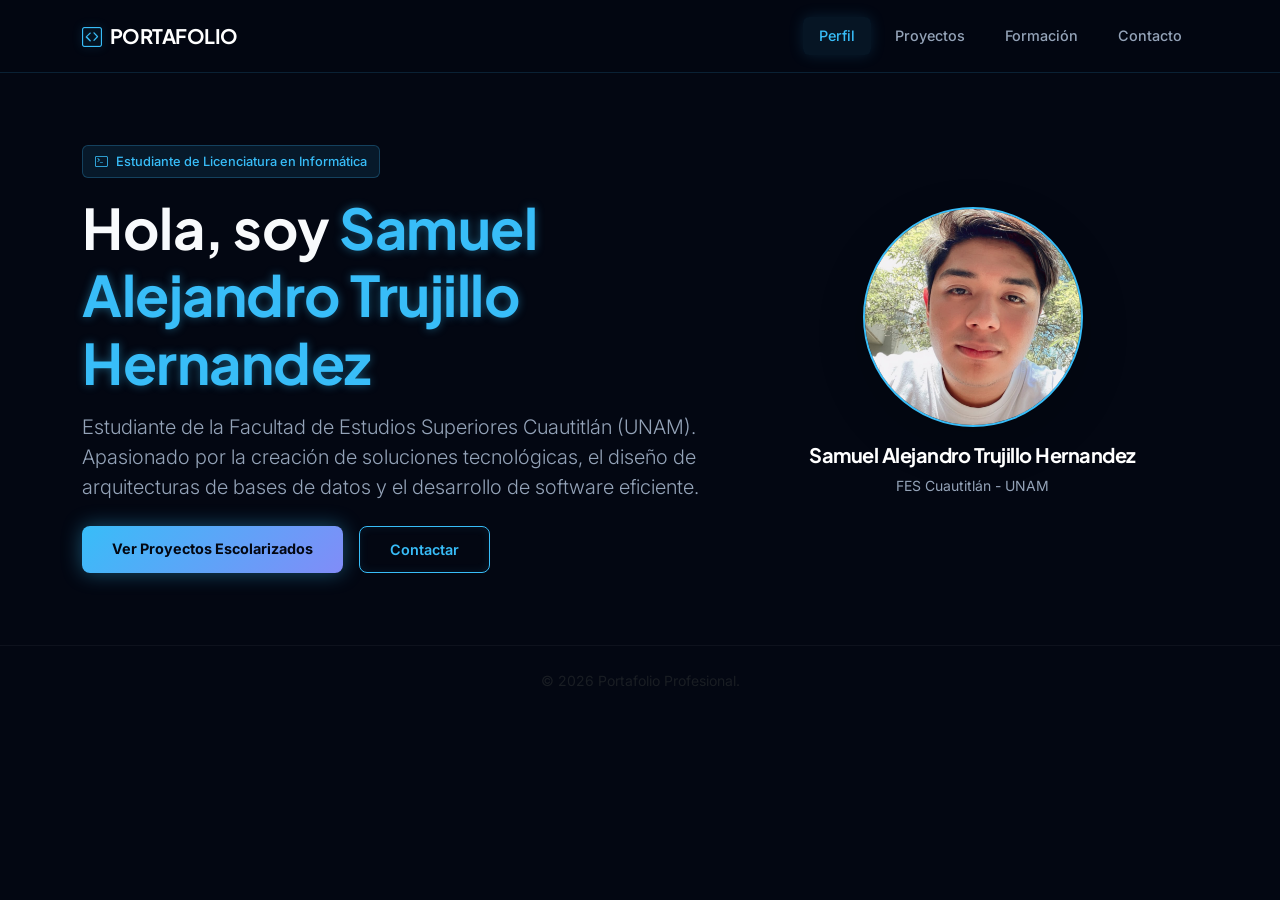
<file: index.html>
<!DOCTYPE html>
<html lang="es">
<head>
    <meta charset="UTF-8">
    <meta name="viewport" content="width=device-width, initial-scale=1.0">
    <title>CV | Perfil Personal</title>
    <link href="https://cdn.jsdelivr.net/npm/bootstrap@5.3.3/dist/css/bootstrap.min.css" rel="stylesheet">
    <link rel="stylesheet" href="https://cdn.jsdelivr.net/npm/bootstrap-icons@1.11.3/font/bootstrap-icons.min.css">
    <link href="https://fonts.googleapis.com/css2?family=Plus+Jakarta+Sans:wght@500;700&family=Inter:wght@400;500&display=swap" rel="stylesheet">
    <link rel="stylesheet" href="styles.css">
</head>
<body>

    <nav class="navbar navbar-expand-lg sticky-top navbar-dark">
        <div class="container">
            <a class="navbar-brand" href="index.html"><i class="bi bi-code-square text-neon-blue me-2"></i>PORTAFOLIO</a>
            <button class="navbar-toggler border-0 shadow-none" type="button" data-bs-toggle="collapse" data-bs-target="#navbarNav">
                <span class="navbar-toggler-icon"></span>
            </button>
            <div class="collapse navbar-collapse justify-content-end" id="navbarNav">
                <ul class="navbar-nav gap-2">
                    <li class="nav-item"><a class="nav-link active" href="index.html">Perfil</a></li>
                    <li class="nav-item"><a class="nav-link" href="proyectos.html">Proyectos</a></li>
                    <li class="nav-item"><a class="nav-link" href="formacion.html">Formación</a></li>
                    <li class="nav-item"><a class="nav-link" href="contacto.html">Contacto</a></li>
                </ul>
            </div>
        </div>
    </nav>

    <main class="container my-5 py-4">
        <div class="row align-items-center min-vh-50">
            <div class="col-lg-7">
                <span class="badge-tech mb-3 d-inline-block"><i class="bi bi-terminal me-2"></i>Estudiante de Licenciatura en Informática</span>
                <h1 class="display-4 fw-bold mb-3">Hola, soy <span class="text-neon-blue">Samuel Alejandro Trujillo Hernandez</span></h1>
                <p class="lead text-muted mb-4" style="color: var(--text-gray) !important;">
                    Estudiante de la Facultad de Estudios Superiores Cuautitlán (UNAM). Apasionado por la creación de soluciones tecnológicas, el diseño de arquitecturas de bases de datos y el desarrollo de software eficiente.
                </p>
                <div class="d-flex flex-wrap gap-3">
                    <a href="proyectos.html" class="btn-neon-primary">Ver Proyectos Escolarizados</a>
                    <a href="contacto.html" class="btn-neon-outline">Contactar</a>
                </div>
            </div>
            <div class="col-lg-5 text-center mt-5 mt-lg-0">
                <div class="avatar-placeholder shadow-lg overflow-hidden rounded-circle mx-auto" style="width: 220px; height: 220px;">
                    <img src="perfil.jpeg" alt="Samuel Alejandro Trujillo Hernandez" class="w-100 h-100 object-fit-cover">
                </div>
                <h5 class="fw-bold mt-3 text-white">Samuel Alejandro Trujillo Hernandez</h5>
                <p class="text-muted small" style="color: var(--text-gray) !important;">FES Cuautitlán - UNAM</p>
            </div>
        </div>
    </main>

    <footer class="text-center py-4 text-muted border-top border-secondary border-opacity-10">
        <p class="mb-0 small">&copy; 2026 Portafolio Profesional.</p>
    </footer>

    <script src="https://cdn.jsdelivr.net/npm/bootstrap@5.3.3/dist/js/bootstrap.bundle.min.js"></script>
</body>
</html>
</file>
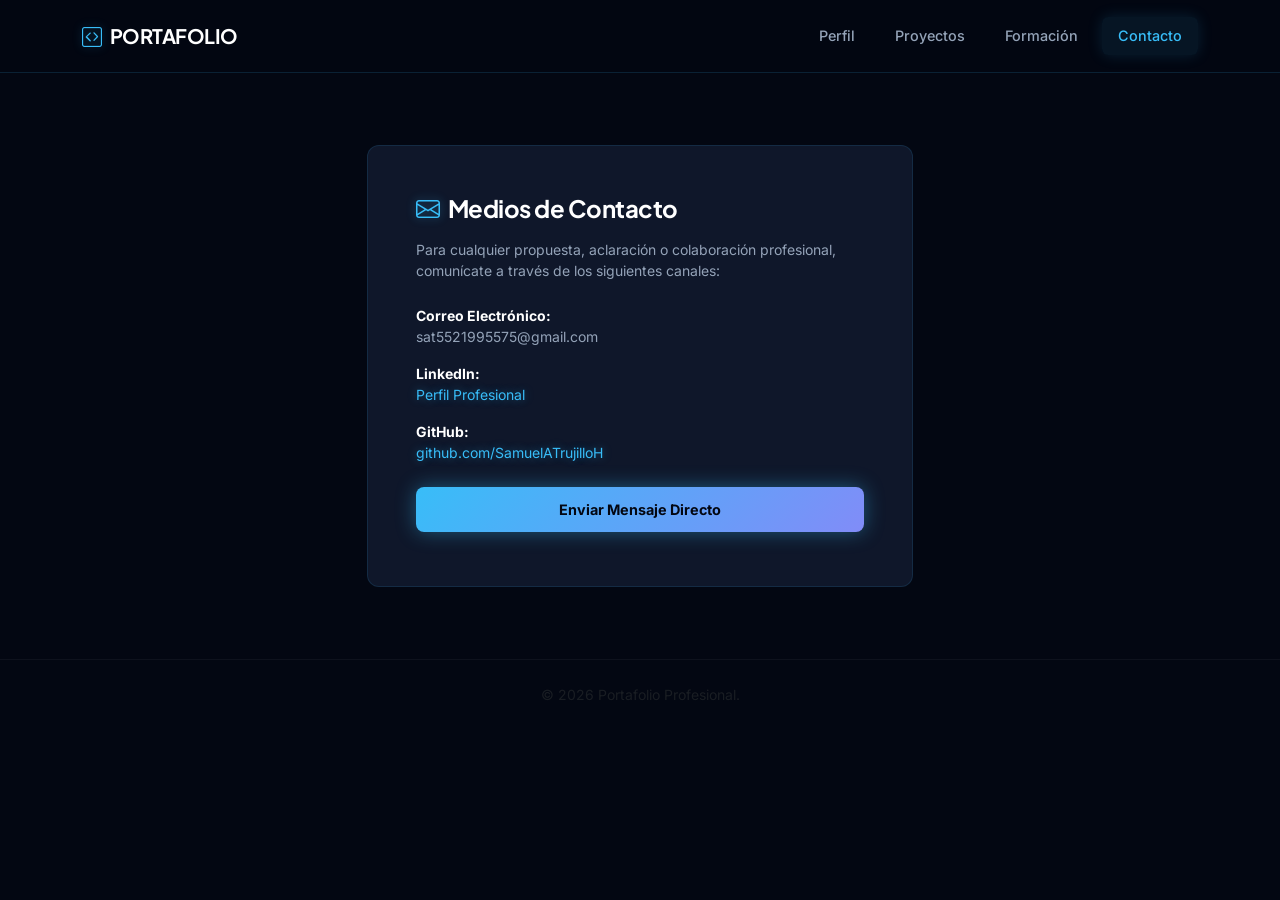
<file: contacto.html>
<!DOCTYPE html>
<html lang="es">
<head>
    <meta charset="UTF-8">
    <meta name="viewport" content="width=device-width, initial-scale=1.0">
    <title>CV | Contacto</title>
    <link href="https://cdn.jsdelivr.net/npm/bootstrap@5.3.3/dist/css/bootstrap.min.css" rel="stylesheet">
    <link rel="stylesheet" href="https://cdn.jsdelivr.net/npm/bootstrap-icons@1.11.3/font/bootstrap-icons.min.css">
    <link href="https://fonts.googleapis.com/css2?family=Plus+Jakarta+Sans:wght@500;700&family=Inter:wght@400;500&display=swap" rel="stylesheet">
    <link rel="stylesheet" href="styles.css">
</head>
<body>

    <nav class="navbar navbar-expand-lg sticky-top navbar-dark">
        <div class="container">
            <a class="navbar-brand" href="index.html"><i class="bi bi-code-square text-neon-blue me-2"></i>PORTAFOLIO</a>
            <button class="navbar-toggler border-0 shadow-none" type="button" data-bs-toggle="collapse" data-bs-target="#navbarNav">
                <span class="navbar-toggler-icon"></span>
            </button>
            <div class="collapse navbar-collapse justify-content-end" id="navbarNav">
                <ul class="navbar-nav gap-2">
                    <li class="nav-item"><a class="nav-link" href="index.html">Perfil</a></li>
                    <li class="nav-item"><a class="nav-link" href="proyectos.html">Proyectos</a></li>
                    <li class="nav-item"><a class="nav-link" href="formacion.html">Formación</a></li>
                    <li class="nav-item"><a class="nav-link active" href="contacto.html">Contacto</a></li>
                </ul>
            </div>
        </div>
    </nav>

    <main class="container my-5 py-4">
        <div class="row justify-content-center">
            <div class="col-lg-6">
                <div class="card-tech p-4 p-md-5">
                    <h2 class="h4 fw-bold text-white mb-3"><i class="bi bi-envelope text-neon-blue me-2"></i>Medios de Contacto</h2>
                    <p class="text-muted mb-4 small" style="color: var(--text-gray) !important;">
                        Para cualquier propuesta, aclaración o colaboración profesional, comunícate a través de los siguientes canales:
                    </p>
                    <ul class="list-unstyled text-muted small mb-4" style="color: var(--text-gray) !important;">
                        <li class="mb-3"><strong class="text-white d-block">Correo Electrónico:</strong> sat5521995575@gmail.com</li>
                        <li class="mb-3"><strong class="text-white d-block">LinkedIn:</strong> <a href="https://www.linkedin.com/in/trujillo-hernández-samuel-alejandro-973351443" target="_blank" class="text-neon-blue text-decoration-none">Perfil Profesional</a></li>
                        <li class="mb-3"><strong class="text-white d-block">GitHub:</strong> <a href="https://github.com/SamuelATrujilloH" target="_blank" class="text-neon-blue text-decoration-none">github.com/SamuelATrujilloH</a></li>
                    </ul>
                    <a href="mailto:sat5521995575@gmail.com" class="btn-neon-primary w-100 text-center">Enviar Mensaje Directo</a>
                </div>
            </div>
        </div>
    </main>

    <footer class="text-center py-4 text-muted border-top border-secondary border-opacity-10">
        <p class="mb-0 small">&copy; 2026 Portafolio Profesional.</p>
    </footer>

    <script src="https://cdn.jsdelivr.net/npm/bootstrap@5.3.3/dist/js/bootstrap.bundle.min.js"></script>
</body>
</html>
</file>
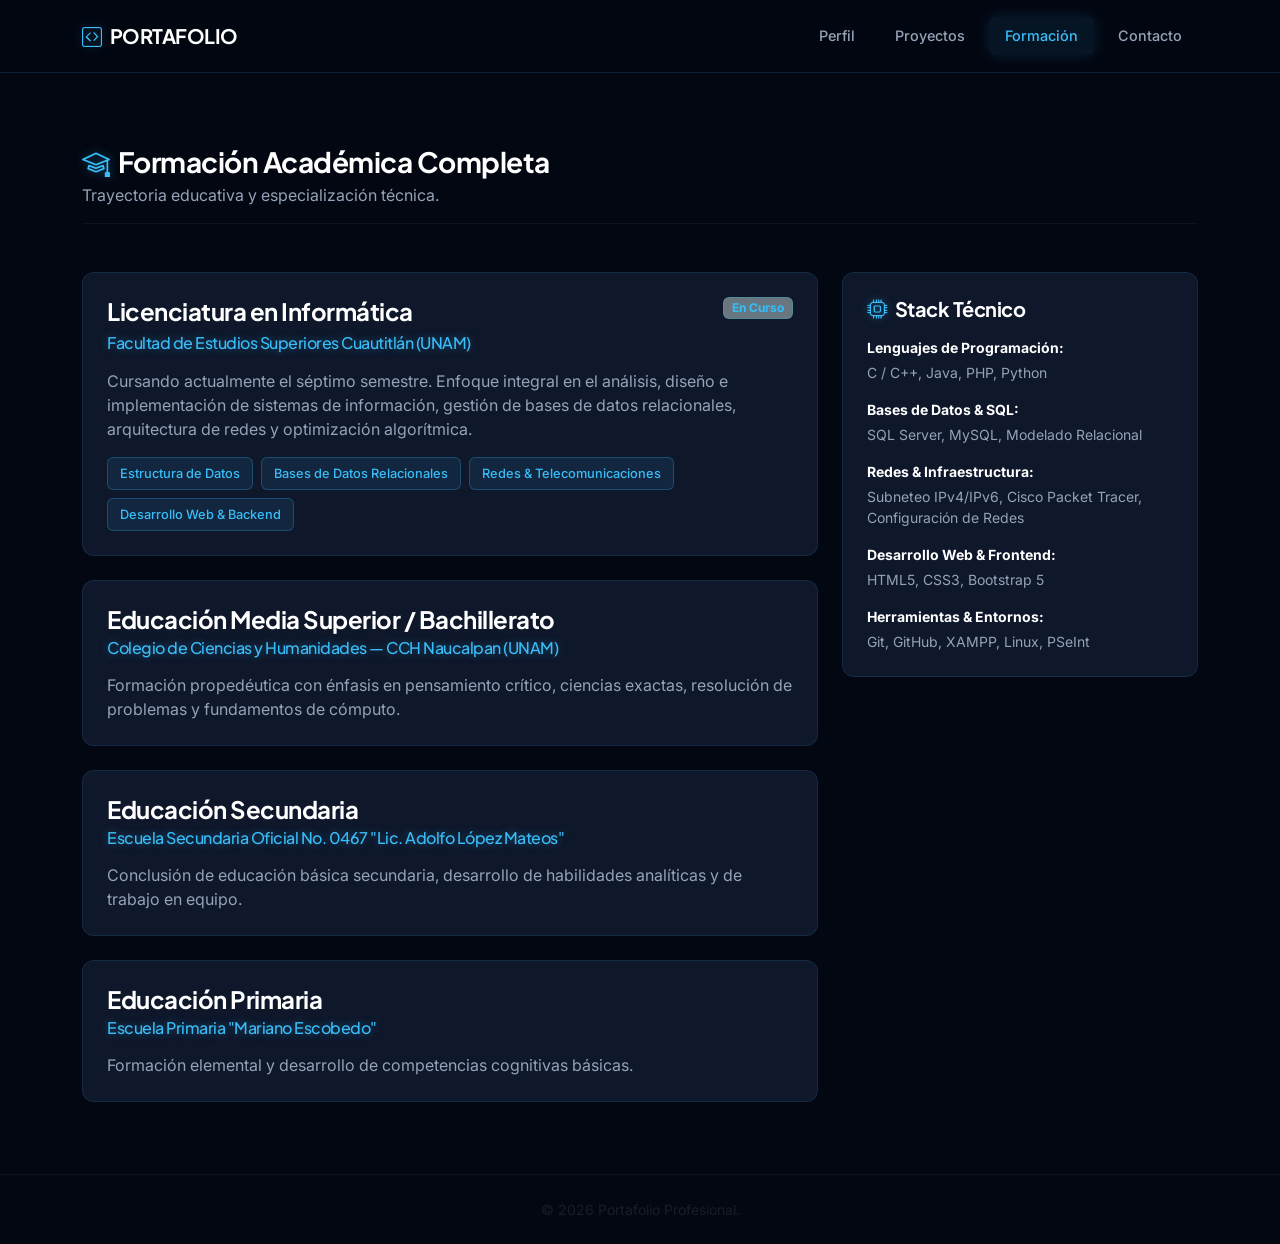
<file: formacion.html>
<!DOCTYPE html>
<html lang="es">
<head>
    <meta charset="UTF-8">
    <meta name="viewport" content="width=device-width, initial-scale=1.0">
    <title>CV | Formación Académica</title>
    <link href="https://cdn.jsdelivr.net/npm/bootstrap@5.3.3/dist/css/bootstrap.min.css" rel="stylesheet">
    <link rel="stylesheet" href="https://cdn.jsdelivr.net/npm/bootstrap-icons@1.11.3/font/bootstrap-icons.min.css">
    <link href="https://fonts.googleapis.com/css2?family=Plus+Jakarta+Sans:wght@500;700&family=Inter:wght@400;500&display=swap" rel="stylesheet">
    <link rel="stylesheet" href="styles.css">
</head>
<body>

    <nav class="navbar navbar-expand-lg sticky-top navbar-dark">
        <div class="container">
            <a class="navbar-brand" href="index.html"><i class="bi bi-code-square text-neon-blue me-2"></i>PORTAFOLIO</a>
            <button class="navbar-toggler border-0 shadow-none" type="button" data-bs-toggle="collapse" data-bs-target="#navbarNav">
                <span class="navbar-toggler-icon"></span>
            </button>
            <div class="collapse navbar-collapse justify-content-end" id="navbarNav">
                <ul class="navbar-nav gap-2">
                    <li class="nav-item"><a class="nav-link" href="index.html">Perfil</a></li>
                    <li class="nav-item"><a class="nav-link" href="proyectos.html">Proyectos</a></li>
                    <li class="nav-item"><a class="nav-link active" href="formacion.html">Formación</a></li>
                    <li class="nav-item"><a class="nav-link" href="contacto.html">Contacto</a></li>
                </ul>
            </div>
        </div>
    </nav>

    <main class="container my-5 py-4">
        <div class="mb-5 border-bottom border-secondary border-opacity-10 pb-3">
            <h2 class="h3 fw-bold text-white mb-1"><i class="bi bi-mortarboard text-neon-blue me-2"></i>Formación Académica Completa</h2>
            <p class="text-muted mb-0" style="color: var(--text-gray) !important;">Trayectoria educativa y especialización técnica.</p>
        </div>

        <div class="row g-4">
            <div class="col-lg-8">
                
                <div class="card-tech p-4 mb-4">
                    <div class="d-flex justify-content-between align-items-start mb-2">
                        <h4 class="fw-bold text-white mb-0">Licenciatura en Informática</h4>
                        <span class="badge bg-secondary bg-opacity-20 text-neon-blue border border-info border-opacity-25 small">En Curso</span>
                    </div>
                    <h5 class="text-neon-blue fs-6 mb-3">Facultad de Estudios Superiores Cuautitlán (UNAM)</h5>
                    <p class="text-muted mb-3" style="color: var(--text-gray) !important;">
                        Cursando actualmente el séptimo semestre. Enfoque integral en el análisis, diseño e implementación de sistemas de información, gestión de bases de datos relacionales, arquitectura de redes y optimización algorítmica.
                    </p>
                    <div class="d-flex flex-wrap gap-2">
                        <span class="badge-tech">Estructura de Datos</span>
                        <span class="badge-tech">Bases de Datos Relacionales</span>
                        <span class="badge-tech">Redes & Telecomunicaciones</span>
                        <span class="badge-tech">Desarrollo Web & Backend</span>
                    </div>
                </div>

                <div class="card-tech p-4 mb-4">
                    <h4 class="fw-bold text-white mb-1">Educación Media Superior / Bachillerato</h4>
                    <h5 class="text-neon-blue fs-6 mb-3">Colegio de Ciencias y Humanidades — CCH Naucalpan (UNAM)</h5>
                    <p class="text-muted mb-0" style="color: var(--text-gray) !important;">
                        Formación propedéutica con énfasis en pensamiento crítico, ciencias exactas, resolución de problemas y fundamentos de cómputo.
                    </p>
                </div>

                <div class="card-tech p-4 mb-4">
                    <h4 class="fw-bold text-white mb-1">Educación Secundaria</h4>
                    <h5 class="text-neon-blue fs-6 mb-3">Escuela Secundaria Oficial No. 0467 "Lic. Adolfo López Mateos"</h5>
                    <p class="text-muted mb-0" style="color: var(--text-gray) !important;">
                        Conclusión de educación básica secundaria, desarrollo de habilidades analíticas y de trabajo en equipo.
                    </p>
                </div>

                <div class="card-tech p-4">
                    <h4 class="fw-bold text-white mb-1">Educación Primaria</h4>
                    <h5 class="text-neon-blue fs-6 mb-3">Escuela Primaria "Mariano Escobedo"</h5>
                    <p class="text-muted mb-0" style="color: var(--text-gray) !important;">
                        Formación elemental y desarrollo de competencias cognitivas básicas.
                    </p>
                </div>

            </div>

            <div class="col-lg-4">
                <div class="card-tech p-4 sticky-lg-top" style="top: 100px;">
                    <h5 class="fw-bold text-white mb-3"><i class="bi bi-cpu me-2 text-neon-blue"></i>Stack Técnico</h5>
                    <ul class="list-unstyled text-muted small mb-0" style="color: var(--text-gray) !important;">
                        <li class="mb-3"><strong class="text-white d-block mb-1">Lenguajes de Programación:</strong> C / C++, Java, PHP, Python</li>
                        <li class="mb-3"><strong class="text-white d-block mb-1">Bases de Datos & SQL:</strong> SQL Server, MySQL, Modelado Relacional</li>
                        <li class="mb-3"><strong class="text-white d-block mb-1">Redes & Infraestructura:</strong> Subneteo IPv4/IPv6, Cisco Packet Tracer, Configuración de Redes</li>
                        <li class="mb-3"><strong class="text-white d-block mb-1">Desarrollo Web & Frontend:</strong> HTML5, CSS3, Bootstrap 5</li>
                        <li class="mb-0"><strong class="text-white d-block mb-1">Herramientas & Entornos:</strong> Git, GitHub, XAMPP, Linux, PSeInt</li>
                    </ul>
                </div>
            </div>
        </div>
    </main>

    <footer class="text-center py-4 text-muted border-top border-secondary border-opacity-10">
        <p class="mb-0 small">&copy; 2026 Portafolio Profesional.</p>
    </footer>

    <script src="https://cdn.jsdelivr.net/npm/bootstrap@5.3.3/dist/js/bootstrap.bundle.min.js"></script>
</body>
</html>
</file>
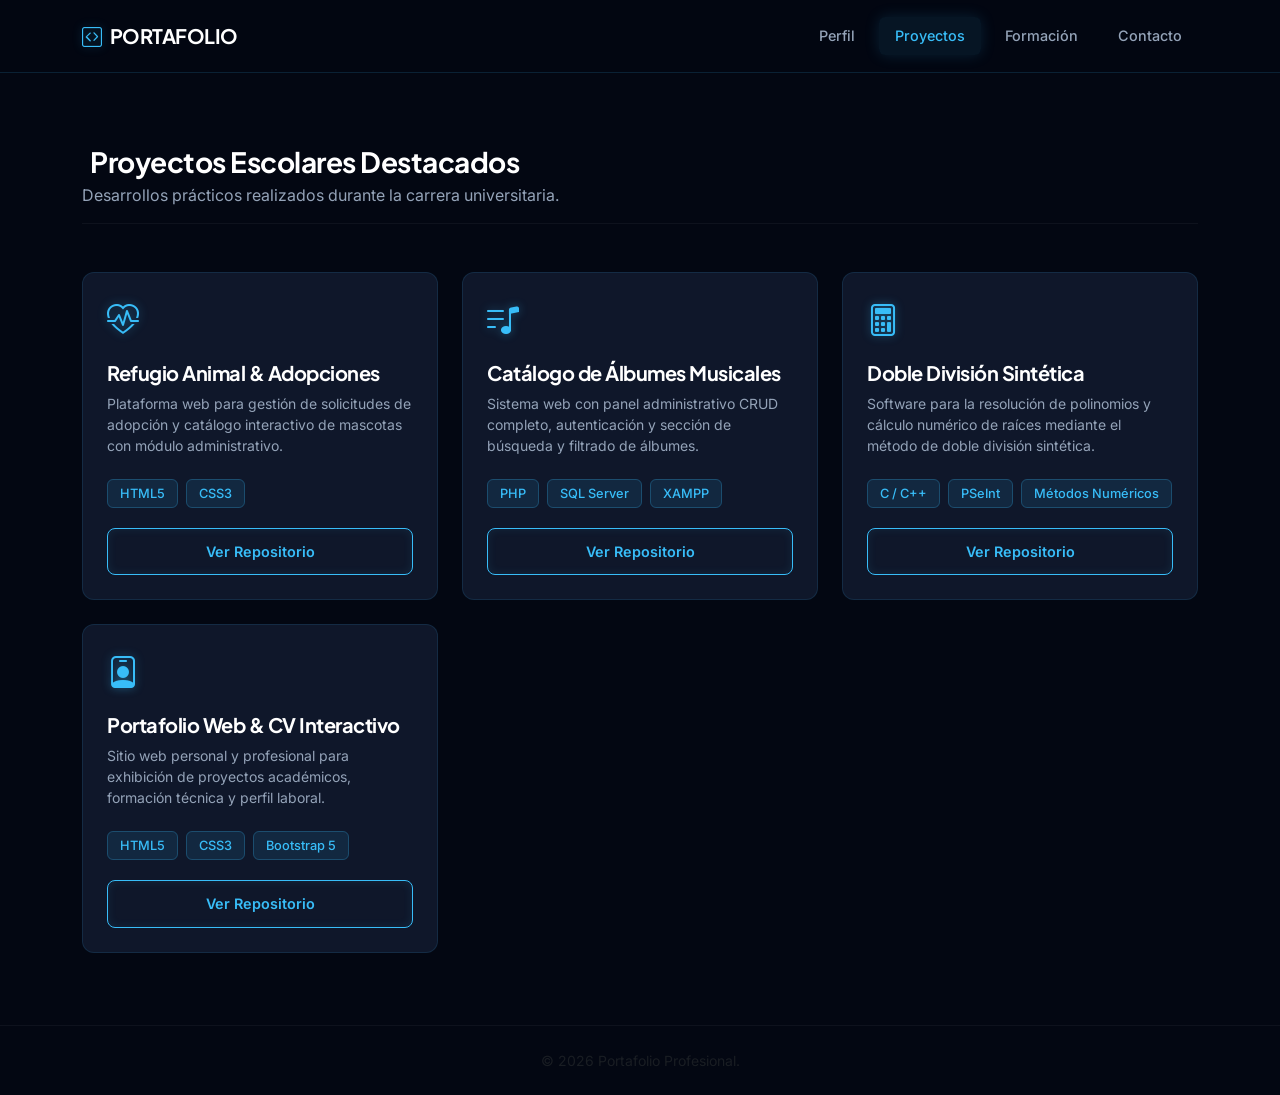
<file: proyectos.html>
<!DOCTYPE html>
<html lang="es">
<head>
    <meta charset="UTF-8">
    <meta name="viewport" content="width=device-width, initial-scale=1.0">
    <title>CV | Proyectos Escolares</title>
    <link href="https://cdn.jsdelivr.net/npm/bootstrap@5.3.3/dist/css/bootstrap.min.css" rel="stylesheet">
    <link rel="stylesheet" href="https://cdn.jsdelivr.net/npm/bootstrap-icons@1.11.3/font/bootstrap-icons.min.css">
    <link href="https://fonts.googleapis.com/css2?family=Plus+Jakarta+Sans:wght@500;700&family=Inter:wght@400;500&display=swap" rel="stylesheet">
    <link rel="stylesheet" href="styles.css">
</head>
<body>

    <nav class="navbar navbar-expand-lg sticky-top navbar-dark">
        <div class="container">
            <a class="navbar-brand" href="index.html"><i class="bi bi-code-square text-neon-blue me-2"></i>PORTAFOLIO</a>
            <button class="navbar-toggler border-0 shadow-none" type="button" data-bs-toggle="collapse" data-bs-target="#navbarNav">
                <span class="navbar-toggler-icon"></span>
            </button>
            <div class="collapse navbar-collapse justify-content-end" id="navbarNav">
                <ul class="navbar-nav gap-2">
                    <li class="nav-item"><a class="nav-link" href="index.html">Perfil</a></li>
                    <li class="nav-item"><a class="nav-link active" href="proyectos.html">Proyectos</a></li>
                    <li class="nav-item"><a class="nav-link" href="formacion.html">Formación</a></li>
                    <li class="nav-item"><a class="nav-link" href="contacto.html">Contacto</a></li>
                </ul>
            </div>
        </div>
    </nav>

    <main class="container my-5 py-4">
        <div class="mb-5 border-bottom border-secondary border-opacity-10 pb-3">
            <h2 class="h3 fw-bold text-white mb-1"><i class="bi bi-folder-code text-neon-blue me-2"></i>Proyectos Escolares Destacados</h2>
            <p class="text-muted mb-0" style="color: var(--text-gray) !important;">Desarrollos prácticos realizados durante la carrera universitaria.</p>
        </div>

        <div class="row g-4">
            <div class="col-md-4">
                <div class="card-tech h-100 p-4 d-flex flex-column">
                    <div class="text-neon-blue fs-2 mb-3"><i class="bi bi-heart-pulse"></i></div>
                    <h5 class="fw-bold text-white mb-2">Refugio Animal & Adopciones</h5>
                    <p class="text-muted small flex-grow-1 mb-4" style="color: var(--text-gray) !important;">
                        Plataforma web para gestión de solicitudes de adopción y catálogo interactivo de mascotas con módulo administrativo.
                    </p>
                    <div class="mb-4">
                        <span class="badge-tech me-1">HTML5</span>
                        <span class="badge-tech">CSS3</span>
                    </div>
                    <a href="https://github.com/SamuelATrujilloH/Adopcion" target="_blank" class="btn-neon-outline btn-sm w-100 text-center">Ver Repositorio</a>
                </div>
            </div>

            <div class="col-md-4">
                <div class="card-tech h-100 p-4 d-flex flex-column">
                    <div class="text-neon-blue fs-2 mb-3"><i class="bi bi-music-note-list"></i></div>
                    <h5 class="fw-bold text-white mb-2">Catálogo de Álbumes Musicales</h5>
                    <p class="text-muted small flex-grow-1 mb-4" style="color: var(--text-gray) !important;">
                        Sistema web con panel administrativo CRUD completo, autenticación y sección de búsqueda y filtrado de álbumes.
                    </p>
                    <div class="mb-4">
                        <span class="badge-tech me-1">PHP</span>
                        <span class="badge-tech me-1">SQL Server</span>
                        <span class="badge-tech">XAMPP</span>
                    </div>
                    <a href="https://github.com/SamuelATrujilloH/catalogo-albumes-php" target="_blank" class="btn-neon-outline btn-sm w-100 text-center">Ver Repositorio</a>
                </div>
            </div>

            <div class="col-md-4">
                <div class="card-tech h-100 p-4 d-flex flex-column">
                    <div class="text-neon-blue fs-2 mb-3"><i class="bi bi-calculator"></i></div>
                    <h5 class="fw-bold text-white mb-2">Doble División Sintética</h5>
                    <p class="text-muted small flex-grow-1 mb-4" style="color: var(--text-gray) !important;">
                        Software para la resolución de polinomios y cálculo numérico de raíces mediante el método de doble división sintética.
                    </p>
                    <div class="mb-4">
                        <span class="badge-tech me-1">C / C++</span>
                        <span class="badge-tech me-1">PSeInt</span>
                        <span class="badge-tech">Métodos Numéricos</span>
                    </div>
                    <a href="https://github.com/SamuelATrujilloH/doble-division-sintetica" target="_blank" class="btn-neon-outline btn-sm w-100 text-center">Ver Repositorio</a>
                </div>
            </div>

            <div class="col-md-4">
                <div class="card-tech h-100 p-4 d-flex flex-column">
                    <div class="text-neon-blue fs-2 mb-3"><i class="bi bi-person-badge"></i></div>
                    <h5 class="fw-bold text-white mb-2">Portafolio Web & CV Interactivo</h5>
                    <p class="text-muted small flex-grow-1 mb-4" style="color: var(--text-gray) !important;">
                        Sitio web personal y profesional para exhibición de proyectos académicos, formación técnica y perfil laboral.
                    </p>
                    <div class="mb-4">
                        <span class="badge-tech me-1">HTML5</span>
                        <span class="badge-tech me-1">CSS3</span>
                        <span class="badge-tech">Bootstrap 5</span>
                    </div>
                    <a href="https://github.com/SamuelATrujilloH/portafolio-web" target="_blank" class="btn-neon-outline btn-sm w-100 text-center">Ver Repositorio</a>
                </div>
            </div>
        </div>
    </main>

    <footer class="text-center py-4 text-muted border-top border-secondary border-opacity-10">
        <p class="mb-0 small">&copy; 2026 Portafolio Profesional.</p>
    </footer>

    <script src="https://cdn.jsdelivr.net/npm/bootstrap@5.3.3/dist/js/bootstrap.bundle.min.js"></script>
</body>
</html>
</file>
<file: styles.css>
/* ==========================================
   CONFIGURACIÓN Y PALETA DE COLORES (CYBER-TECH)
   ========================================== */
:root {
    --bg-base: #030712;
    --bg-card: #0f172a;
    --bg-card-hover: #1e293b;
    --neon-blue: #38bdf8;
    --neon-purple: #818cf8;
    --border-glow: rgba(56, 189, 248, 0.3);
    --text-gray: #94a3b8;
}

body {
    background-color: var(--bg-base);
    color: #f8fafc;
    font-family: 'Inter', sans-serif;
    overflow-x: hidden;
}

h1, h2, h3, h4, h5, h6, .navbar-brand {
    font-family: 'Plus Jakarta Sans', sans-serif;
    letter-spacing: -0.5px;
}

/* ==========================================
   BARRA DE NAVEGACIÓN INDEPENDIENTE
   ========================================== */
.navbar {
    background: rgba(3, 7, 18, 0.9) !important;
    backdrop-filter: blur(12px);
    border-bottom: 1px solid rgba(56, 189, 248, 0.15);
    padding: 1rem 0;
}

.navbar-brand {
    color: #ffffff !important;
    font-weight: 700;
}

.nav-link {
    color: var(--text-gray) !important;
    font-size: 0.9rem;
    font-weight: 500;
    padding: 0.5rem 1rem !important;
    transition: all 0.3s ease;
    border-radius: 6px;
}

.nav-link:hover, .nav-link.active {
    color: var(--neon-blue) !important;
    background-color: rgba(56, 189, 248, 0.08);
    box-shadow: 0 0 15px rgba(56, 189, 248, 0.15);
}

/* ==========================================
   EFECTOS AVANZADOS EN BOTONES (NEON & GLOW)
   ========================================== */
.btn-neon-primary {
    position: relative;
    display: inline-block;
    background: linear-gradient(135deg, var(--neon-blue) 0%, var(--neon-purple) 100%);
    color: #030712;
    font-weight: 700;
    font-size: 0.9rem;
    padding: 12px 30px;
    border-radius: 8px;
    border: none;
    text-decoration: none;
    overflow: hidden;
    transition: all 0.4s cubic-bezier(0.165, 0.84, 0.44, 1);
    box-shadow: 0 0 20px rgba(56, 189, 248, 0.4);
}

.btn-neon-primary::before {
    content: '';
    position: absolute;
    top: 0;
    left: -100%;
    width: 100%;
    height: 100%;
    background: linear-gradient(90deg, transparent, rgba(255, 255, 255, 0.4), transparent);
    transition: 0.6s;
}

.btn-neon-primary:hover {
    color: #030712;
    transform: translateY(-3px) scale(1.02);
    box-shadow: 0 0 35px rgba(56, 189, 248, 0.8), 0 0 15px rgba(129, 140, 248, 0.6);
}

.btn-neon-primary:hover::before {
    left: 100%;
}

.btn-neon-outline {
    position: relative;
    display: inline-block;
    background: transparent;
    color: var(--neon-blue);
    font-weight: 600;
    font-size: 0.9rem;
    padding: 12px 30px;
    border-radius: 8px;
    border: 1px solid var(--neon-blue);
    text-decoration: none;
    transition: all 0.4s ease;
    box-shadow: inset 0 0 10px rgba(56, 189, 248, 0.1);
}

.btn-neon-outline:hover {
    background-color: rgba(56, 189, 248, 0.15);
    color: #ffffff;
    border-color: #ffffff;
    box-shadow: 0 0 25px rgba(56, 189, 248, 0.6), inset 0 0 15px rgba(56, 189, 248, 0.4);
    transform: translateY(-3px);
}

/* ==========================================
   TARJETAS Y CONTENEDORES
   ========================================== */
.card-tech {
    background-color: var(--bg-card);
    border: 1px solid rgba(56, 189, 248, 0.12);
    border-radius: 12px;
    transition: all 0.4s ease;
}

.card-tech:hover {
    background-color: var(--bg-card-hover);
    border-color: var(--neon-blue);
    transform: translateY(-5px);
    box-shadow: 0 10px 30px rgba(0, 0, 0, 0.8), 0 0 20px rgba(56, 189, 248, 0.2);
}

.text-neon-blue {
    color: var(--neon-blue) !important;
    text-shadow: 0 0 10px rgba(56, 189, 248, 0.4);
}

.badge-tech {
    background-color: rgba(56, 189, 248, 0.1);
    color: var(--neon-blue);
    border: 1px solid rgba(56, 189, 248, 0.25);
    padding: 6px 12px;
    border-radius: 6px;
    font-size: 0.8rem;
    font-weight: 500;
}

.avatar-placeholder {
    width: 200px;
    height: 200px;
    border-radius: 50%;
    background: linear-gradient(135deg, #0f172a, #1e293b);
    border: 2px solid var(--neon-blue);
    display: flex;
    align-items: center;
    justify-content: center;
    box-shadow: 0 0 30px rgba(56, 189, 248, 0.3);
    margin: 0 auto;
}
</file>
